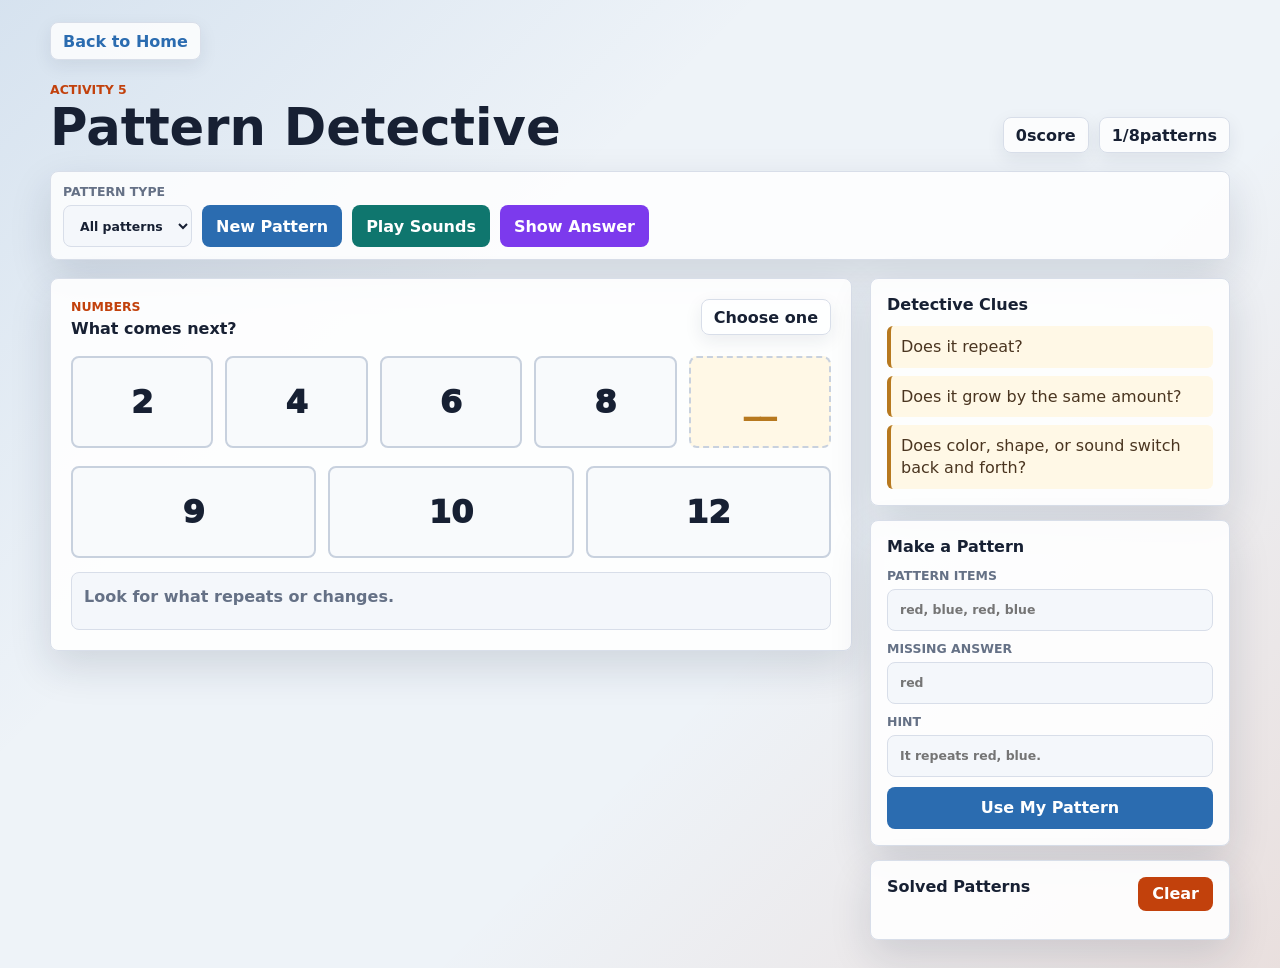
<file: pattern-detective/index.html>
<!DOCTYPE html>
<html lang="en">
  <head>
    <meta charset="UTF-8" />
    <meta name="viewport" content="width=device-width, initial-scale=1.0" />
    <title>Pattern Detective</title>
    <link rel="stylesheet" href="styles.css" />
  </head>
  <body>
    <main class="app-shell">
      <a class="home-link" href="../index.html">Back to Home</a>

      <section class="top-band">
        <div>
          <p class="eyebrow">Activity 5</p>
          <h1>Pattern Detective</h1>
        </div>
        <div class="stats" aria-live="polite">
          <span><strong id="scoreCount">0</strong> score</span>
          <span><strong id="roundCount">1</strong>/<strong id="totalRounds">0</strong> patterns</span>
        </div>
      </section>

      <section class="controls" aria-label="Activity controls">
        <label>
          Pattern type
          <select id="typeSelect">
            <option value="all">All patterns</option>
            <option value="numbers">Numbers</option>
            <option value="shapes">Shapes</option>
            <option value="colors">Colors</option>
            <option value="sounds">Sounds</option>
          </select>
        </label>
        <button id="newPatternBtn" type="button">New Pattern</button>
        <button id="playSoundBtn" type="button">Play Sounds</button>
        <button id="showAnswerBtn" type="button">Show Answer</button>
      </section>

      <section class="workspace">
        <section class="play-panel" aria-labelledby="promptTitle">
          <div class="prompt-row">
            <div>
              <p id="patternType" class="round-type">Numbers</p>
              <h2 id="promptTitle">What comes next?</h2>
            </div>
            <span id="statusBadge" class="status-badge">Choose one</span>
          </div>

          <div id="patternTrack" class="pattern-track" aria-label="Pattern"></div>
          <div id="choiceGrid" class="choice-grid" aria-label="Answer choices"></div>
          <div id="feedback" class="feedback" aria-live="polite">Look for what repeats or changes.</div>
        </section>

        <aside class="side-panel">
          <section class="helper-panel">
            <h2>Detective Clues</h2>
            <ul class="clue-list">
              <li>Does it repeat?</li>
              <li>Does it grow by the same amount?</li>
              <li>Does color, shape, or sound switch back and forth?</li>
            </ul>
          </section>

          <section class="maker-panel">
            <h2>Make a Pattern</h2>
            <form id="customForm">
              <label>
                Pattern items
                <input id="customItems" type="text" placeholder="red, blue, red, blue" />
              </label>
              <label>
                Missing answer
                <input id="customAnswer" type="text" placeholder="red" />
              </label>
              <label>
                Hint
                <input id="customHint" type="text" placeholder="It repeats red, blue." />
              </label>
              <button type="submit">Use My Pattern</button>
            </form>
          </section>

          <section class="journal-panel">
            <div class="panel-heading">
              <h2>Solved Patterns</h2>
              <button id="clearJournalBtn" type="button">Clear</button>
            </div>
            <ul id="journalList" class="journal-list"></ul>
          </section>
        </aside>
      </section>
    </main>

    <script src="app.js"></script>
  </body>
</html>
</file>
<file: pattern-detective/styles.css>
:root {
  color-scheme: light;
  --ink: #172033;
  --muted: #657186;
  --panel: #ffffff;
  --line: #d8dee9;
  --field: #f4f7fb;
  --blue: #2b6cb0;
  --teal: #0f766e;
  --coral: #c2410c;
  --gold: #b7791f;
  --green: #2f855a;
  --plum: #7c3aed;
  --shadow: 0 16px 42px rgba(24, 38, 64, 0.14);
}

* {
  box-sizing: border-box;
}

body {
  margin: 0;
  min-height: 100vh;
  font-family: Inter, ui-sans-serif, system-ui, -apple-system, BlinkMacSystemFont, "Segoe UI", sans-serif;
  background:
    linear-gradient(135deg, rgba(43, 108, 176, 0.12), transparent 34%),
    linear-gradient(315deg, rgba(194, 65, 12, 0.11), transparent 38%),
    #eef3f8;
  color: var(--ink);
}

button,
select,
input {
  font: inherit;
}

button {
  border: 0;
  cursor: pointer;
}

.app-shell {
  width: min(1180px, calc(100vw - 28px));
  margin: 0 auto;
  padding: 22px 0 28px;
}

.home-link {
  display: inline-flex;
  align-items: center;
  min-height: 38px;
  padding: 0 12px;
  border: 1px solid var(--line);
  border-radius: 8px;
  background: rgba(255, 255, 255, 0.82);
  box-shadow: 0 6px 18px rgba(24, 38, 64, 0.08);
  color: var(--blue);
  font-weight: 900;
  text-decoration: none;
}

.home-link:hover,
.home-link:focus-visible {
  border-color: rgba(43, 108, 176, 0.62);
  outline: none;
}

.top-band {
  display: flex;
  align-items: end;
  justify-content: space-between;
  gap: 18px;
  padding: 22px 0 18px;
}

.eyebrow,
.round-type {
  margin: 0 0 5px;
  color: var(--coral);
  font-size: 0.78rem;
  font-weight: 800;
  letter-spacing: 0;
  text-transform: uppercase;
}

h1,
h2,
p {
  margin-top: 0;
}

h1 {
  margin-bottom: 0;
  font-size: clamp(2rem, 4vw, 3.6rem);
  line-height: 1;
}

h2 {
  margin-bottom: 0;
  font-size: 1rem;
}

.stats {
  display: flex;
  gap: 10px;
  align-items: center;
  flex-wrap: wrap;
  justify-content: flex-end;
}

.stats span,
.status-badge {
  display: inline-flex;
  align-items: center;
  min-height: 36px;
  padding: 0 12px;
  border: 1px solid var(--line);
  border-radius: 8px;
  background: rgba(255, 255, 255, 0.78);
  box-shadow: 0 6px 18px rgba(24, 38, 64, 0.08);
  font-weight: 800;
}

.status-badge.correct {
  border-color: #9ae6b4;
  background: #ecfdf5;
  color: #166534;
}

.status-badge.try-again {
  border-color: #fed7aa;
  background: #fff7ed;
  color: #9a3412;
}

.controls {
  display: flex;
  align-items: end;
  gap: 10px;
  flex-wrap: wrap;
  padding: 12px;
  border: 1px solid var(--line);
  border-radius: 8px;
  background: rgba(255, 255, 255, 0.82);
  box-shadow: var(--shadow);
}

.controls label,
.maker-panel label {
  display: grid;
  gap: 6px;
  color: var(--muted);
  font-size: 0.78rem;
  font-weight: 800;
  text-transform: uppercase;
}

select,
input {
  width: 100%;
  min-height: 42px;
  padding: 0 12px;
  border: 1px solid var(--line);
  border-radius: 8px;
  background: var(--field);
  color: var(--ink);
  outline: none;
}

select:focus,
input:focus {
  border-color: var(--blue);
  box-shadow: 0 0 0 3px rgba(43, 108, 176, 0.16);
}

.controls button,
.maker-panel button,
.journal-panel button {
  min-height: 42px;
  border-radius: 8px;
  padding: 0 14px;
  background: var(--blue);
  color: #fff;
  font-weight: 800;
}

#playSoundBtn {
  background: var(--teal);
}

#showAnswerBtn {
  background: var(--plum);
}

#clearJournalBtn {
  min-height: 34px;
  background: var(--coral);
}

.workspace {
  display: grid;
  grid-template-columns: minmax(360px, 1fr) 360px;
  gap: 18px;
  margin-top: 18px;
  align-items: start;
}

.play-panel,
.helper-panel,
.maker-panel,
.journal-panel {
  border: 1px solid var(--line);
  border-radius: 8px;
  background: rgba(255, 255, 255, 0.9);
  box-shadow: var(--shadow);
}

.play-panel {
  padding: clamp(14px, 2vw, 20px);
}

.prompt-row,
.panel-heading {
  display: flex;
  align-items: start;
  justify-content: space-between;
  gap: 12px;
}

.pattern-track {
  display: grid;
  grid-template-columns: repeat(5, minmax(72px, 1fr));
  gap: 12px;
  margin: 18px 0;
}

.pattern-tile,
.choice-card {
  display: grid;
  place-items: center;
  min-height: 92px;
  border: 2px solid #c8d1de;
  border-radius: 8px;
  background: #f8fafc;
  color: var(--ink);
  font-size: clamp(1.35rem, 3vw, 2rem);
  font-weight: 950;
  transition: background 140ms ease, border-color 140ms ease, transform 140ms ease;
}

.pattern-tile.missing {
  border-style: dashed;
  background: #fff8e6;
  color: var(--gold);
}

.choice-grid {
  display: grid;
  grid-template-columns: repeat(auto-fit, minmax(130px, 1fr));
  gap: 12px;
}

.choice-card:hover,
.choice-card:focus-visible {
  border-color: var(--blue);
  outline: none;
  transform: translateY(-2px);
}

.choice-card.correct {
  border-color: var(--green);
  background: #ecfdf5;
  color: #166534;
}

.choice-card.incorrect {
  border-color: var(--coral);
  background: #fff7ed;
  color: #9a3412;
}

.swatch {
  width: 54px;
  height: 54px;
  border: 2px solid rgba(23, 32, 51, 0.18);
  border-radius: 50%;
  background: var(--swatch);
  box-shadow: inset 0 -8px 0 rgba(23, 32, 51, 0.1);
}

.shape {
  width: 58px;
  height: 58px;
  background: var(--shape-color, #2b6cb0);
}

.shape.circle {
  border-radius: 50%;
}

.shape.triangle {
  width: 0;
  height: 0;
  border-right: 34px solid transparent;
  border-bottom: 60px solid var(--shape-color, #2b6cb0);
  border-left: 34px solid transparent;
  background: transparent;
}

.shape.star {
  display: grid;
  place-items: center;
  background: transparent;
  color: var(--gold);
  font-size: 3.25rem;
  line-height: 1;
}

.sound-symbol {
  font-size: 1.05rem;
  line-height: 1.2;
  text-align: center;
}

.feedback {
  min-height: 58px;
  margin-top: 14px;
  padding: 12px;
  border: 1px solid var(--line);
  border-radius: 8px;
  background: var(--field);
  color: var(--muted);
  font-weight: 700;
  line-height: 1.45;
}

.feedback.success {
  border-color: #9ae6b4;
  background: #ecfdf5;
  color: #166534;
}

.feedback.notice {
  border-color: #fed7aa;
  background: #fff7ed;
  color: #9a3412;
}

.side-panel {
  display: grid;
  gap: 14px;
}

.helper-panel,
.maker-panel,
.journal-panel {
  padding: 16px;
}

.clue-list,
.journal-list {
  display: grid;
  gap: 8px;
  margin: 12px 0 0;
  padding: 0;
  list-style: none;
}

.clue-list li,
.journal-list li {
  padding: 10px;
  border-left: 4px solid var(--gold);
  border-radius: 6px;
  background: #fff8e6;
  color: #4a3520;
  line-height: 1.35;
}

#customForm {
  display: grid;
  gap: 10px;
  margin-top: 12px;
}

@media (max-width: 900px) {
  .workspace {
    grid-template-columns: 1fr;
  }

  .side-panel {
    grid-template-columns: repeat(2, minmax(0, 1fr));
  }

  .journal-panel {
    grid-column: 1 / -1;
  }
}

@media (max-width: 620px) {
  .app-shell {
    width: min(100vw - 18px, 1180px);
    padding-top: 10px;
  }

  .top-band,
  .prompt-row {
    align-items: start;
    flex-direction: column;
  }

  .stats {
    justify-content: start;
  }

  .controls {
    align-items: stretch;
  }

  .controls label,
  .controls button {
    flex: 1 1 145px;
  }

  .pattern-track {
    grid-template-columns: repeat(5, minmax(48px, 1fr));
    gap: 8px;
  }

  .pattern-tile,
  .choice-card {
    min-height: 76px;
  }

  .side-panel {
    grid-template-columns: 1fr;
  }
}
</file>
